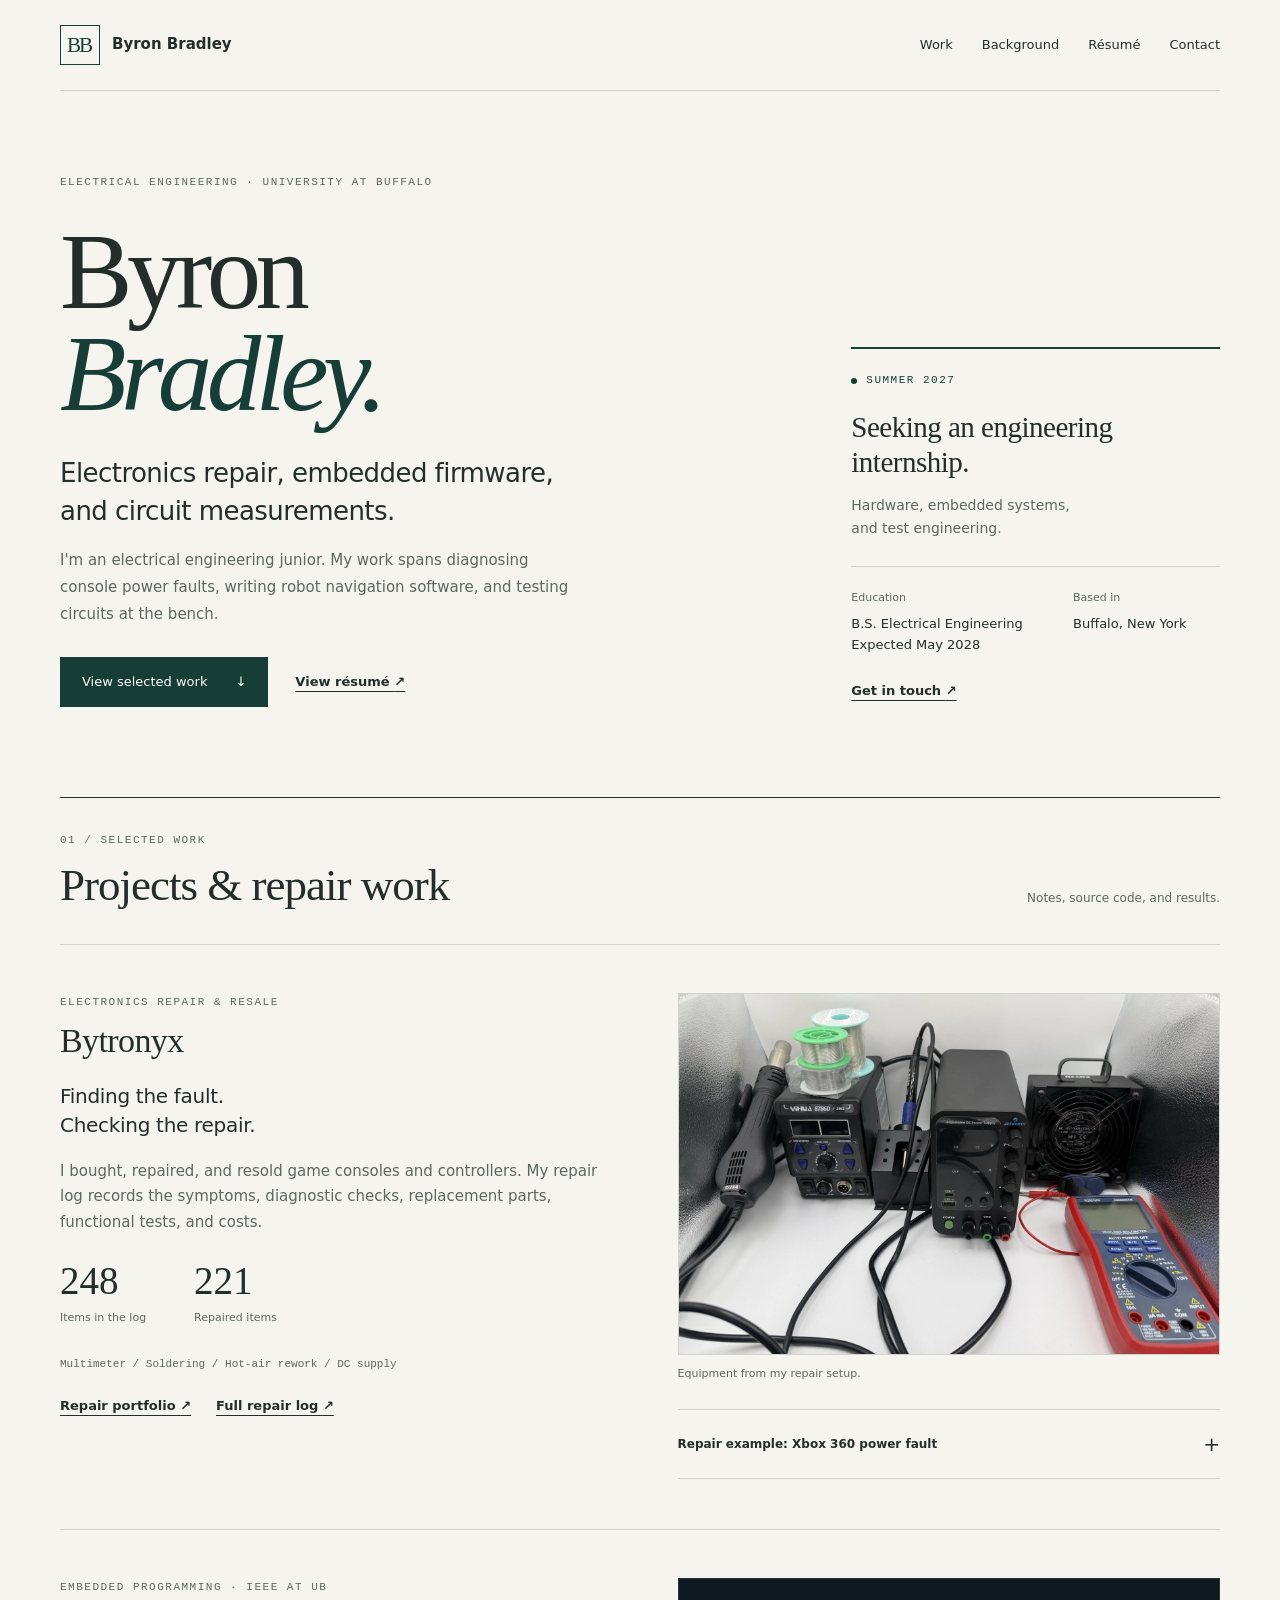
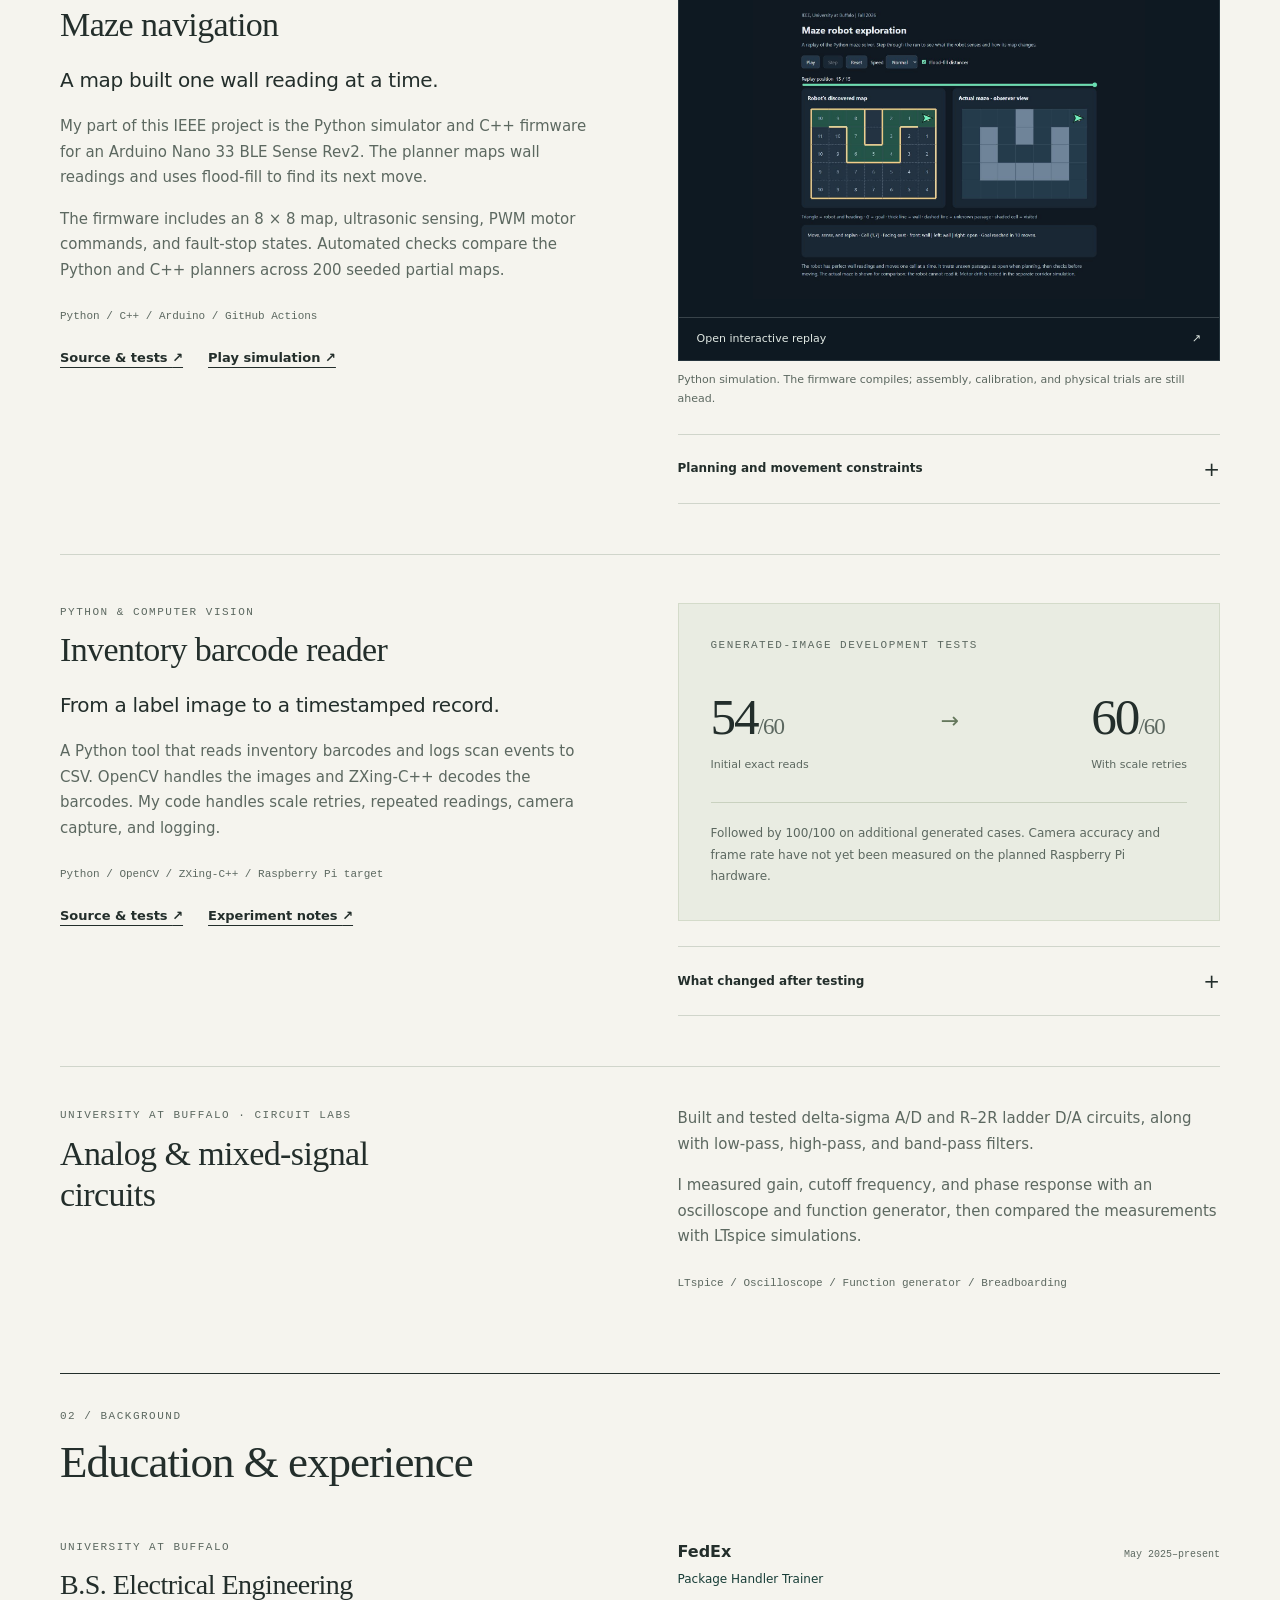
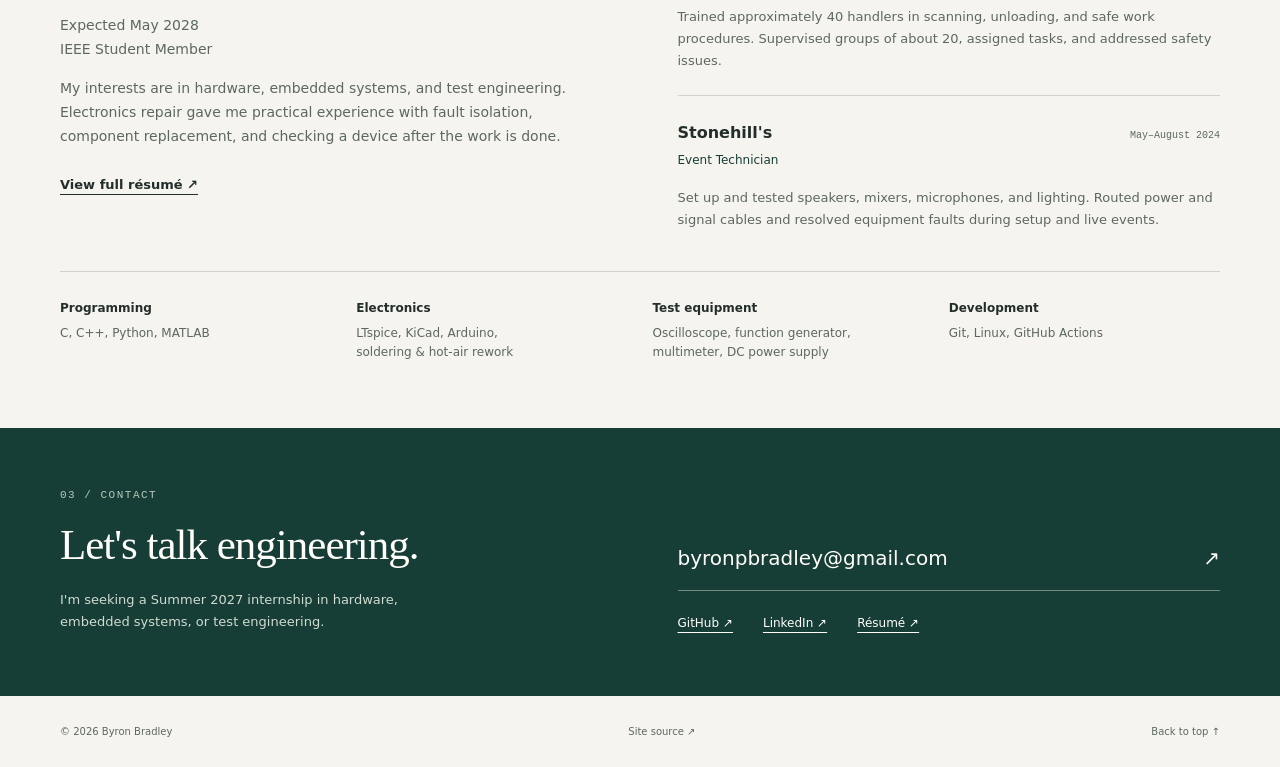
<file: index.html>
<!doctype html>
<html lang="en">
<head>
  <meta charset="utf-8">
  <meta name="viewport" content="width=device-width, initial-scale=1">
  <title>Byron Bradley | Electrical Engineering Student at UB</title>
  <meta name="description" content="Byron Bradley, electrical engineering student at the University at Buffalo. Electronics repair, embedded firmware, and circuit measurements. Seeking a Summer 2027 internship.">
  <meta name="google-site-verification" content="hsFLs07hIJQtdWzEd8mUZ13x6-kaOyuCnHcA4-BMBQE">
  <meta name="theme-color" content="#173d37">
  <meta property="og:type" content="website">
  <meta property="og:title" content="Byron Bradley | Electrical Engineering Student at UB">
  <meta property="og:description" content="Electronics repair, embedded firmware, and circuit measurements. University at Buffalo, B.S. expected May 2028.">
  <meta property="og:url" content="https://byronbradley.me/">
  <meta property="og:image" content="https://byronbradley.me/assets/portfolio-preview.png">
  <meta property="og:image:type" content="image/png">
  <meta property="og:image:width" content="1200">
  <meta property="og:image:height" content="630">
  <meta property="og:image:alt" content="Byron Bradley, Electrical Engineering. University at Buffalo. Repair, firmware, and circuits. byronbradley.me">
  <meta name="twitter:card" content="summary_large_image">
  <meta name="twitter:image" content="https://byronbradley.me/assets/portfolio-preview.png">
  <link rel="canonical" href="https://byronbradley.me/">
  <link rel="icon" href="assets/favicon.svg" type="image/svg+xml">
  <link rel="stylesheet" href="styles.css">
  <script type="application/ld+json">
  {
    "@context": "https://schema.org",
    "@graph": [
      {
        "@type": "WebSite",
        "@id": "https://byronbradley.me/#website",
        "url": "https://byronbradley.me/",
        "name": "Byron Bradley",
        "inLanguage": "en"
      },
      {
        "@type": "ProfilePage",
        "@id": "https://byronbradley.me/#profile",
        "url": "https://byronbradley.me/",
        "name": "Byron Bradley | Electrical Engineering Student at UB",
        "isPartOf": {"@id": "https://byronbradley.me/#website"},
        "mainEntity": {
          "@type": "Person",
          "@id": "https://byronbradley.me/#person",
          "name": "Byron Bradley",
          "url": "https://byronbradley.me/",
          "description": "Electrical engineering student at the University at Buffalo, working on electronics repair, embedded firmware, and circuit testing. B.S. expected May 2028.",
          "affiliation": {"@type": "CollegeOrUniversity", "name": "University at Buffalo", "url": "https://www.buffalo.edu/"},
          "sameAs": [
            "https://github.com/byronbradley",
            "https://www.linkedin.com/in/byronpbradley/"
          ]
        }
      }
    ]
  }
  </script>
</head>
<body>
  <a class="skip" href="#main">Skip to content</a>
  <header class="site-header wrap">
    <a class="brand" href="./" aria-label="Byron Bradley, home"><span class="monogram" aria-hidden="true">BB</span><span>Byron Bradley</span></a>
    <nav aria-label="Main navigation"><a href="#work">Work</a><a href="#background">Background</a><a href="resume.html">Résumé</a><a href="#contact">Contact</a></nav>
  </header>
  <main id="main">
    <section class="hero wrap" aria-labelledby="intro-title">
      <div class="hero-main">
        <p class="eyebrow">Electrical engineering · University at Buffalo</p>
        <h1 id="intro-title">Byron<br><em>Bradley.</em></h1>
        <p class="intro">Electronics repair, embedded firmware,<br class="desktop-break"> and circuit measurements.</p>
        <p class="hero-description">I'm an electrical engineering junior. My work spans diagnosing console power faults, writing robot navigation software, and testing circuits at the bench.</p>
        <div class="actions"><a class="button" href="#work">View selected work <span aria-hidden="true">↓</span></a><a class="text-link" href="resume.html">View résumé <span aria-hidden="true">↗</span></a></div>
      </div>
      <aside class="hero-aside" aria-label="Education and availability">
        <p class="label availability"><span aria-hidden="true"></span>Summer 2027</p>
        <h2>Seeking an engineering internship.</h2>
        <p>Hardware, embedded systems,<br>and test engineering.</p>
        <dl class="hero-facts"><div><dt>Education</dt><dd>B.S. Electrical Engineering<br>Expected May 2028</dd></div><div><dt>Based in</dt><dd>Buffalo, New York</dd></div></dl>
        <a class="text-link" href="mailto:byronpbradley@gmail.com">Get in touch <span aria-hidden="true">↗</span></a>
      </aside>
    </section>
    <section class="work wrap" id="work" aria-labelledby="work-title">
      <div class="section-heading"><div><p class="eyebrow">01 / Selected work</p><h2 id="work-title">Projects & repair work</h2></div><p>Notes, source code, and results.</p></div>
      <article class="project project-feature" aria-labelledby="repair-title">
        <div class="project-copy">
          <p class="label">Electronics repair & resale</p><h3 id="repair-title">Bytronyx</h3>
          <p class="project-intro">Finding the fault.<br>Checking the repair.</p>
          <p>I bought, repaired, and resold game consoles and controllers. My repair log records the symptoms, diagnostic checks, replacement parts, functional tests, and costs.</p>
          <dl class="repair-counts"><div><dt>Items in the log</dt><dd>248</dd></div><div><dt>Repaired items</dt><dd>221</dd></div></dl>
          <p class="tools">Multimeter / Soldering / Hot-air rework / DC supply</p>
          <div class="project-links"><a href="https://github.com/byronbradley/bytronyx">Repair portfolio <span aria-hidden="true">↗</span></a><a href="https://github.com/byronbradley/bytronyx/blob/main/repairs/README.md">Full repair log <span aria-hidden="true">↗</span></a></div>
        </div>
        <div class="project-evidence">
          <figure><img class="bench-photo" src="assets/repair-bench.webp" alt="Soldering and hot-air station, DC supply, and multimeter from my electronics repair setup" width="680" height="420" fetchpriority="high"><figcaption>Equipment from my repair setup.</figcaption></figure>
          <details class="case-note"><summary>Repair example: Xbox 360 power fault <span aria-hidden="true">+</span></summary><div class="case-body"><p>The console would not boot and reported error 0001. A known working power supply produced the same fault. I found a drain-to-source short on a MOSFET in the motherboard voltage regulator.</p><p>After replacing the MOSFET, I checked that the short was gone and measured 12.1 V on the 12 V input rail with the console running. Startup and gameplay checks did not reproduce the fault.</p><a class="text-link" href="https://github.com/byronbradley/bytronyx/blob/main/repairs/records/EX-136.md">Read repair record EX-136 <span aria-hidden="true">↗</span></a></div></details>
        </div>
      </article>
      <article class="project" aria-labelledby="maze-title">
        <div class="project-copy"><p class="label">Embedded programming · IEEE at UB</p><h3 id="maze-title">Maze navigation</h3><p class="project-intro">A map built one wall reading at a time.</p><p>My part of this IEEE project is the Python simulator and C++ firmware for an Arduino Nano 33 BLE Sense Rev2. The planner maps wall readings and uses flood-fill to find its next move.</p><p>The firmware includes an 8 × 8 map, ultrasonic sensing, PWM motor commands, and fault-stop states. Automated checks compare the Python and C++ planners across 200 seeded partial maps.</p><p class="tools">Python / C++ / Arduino / GitHub Actions</p><div class="project-links"><a href="https://github.com/byronbradley/maze-robot">Source & tests <span aria-hidden="true">↗</span></a><a href="https://byronbradley.github.io/maze-robot/">Play simulation <span aria-hidden="true">↗</span></a></div></div>
        <div class="project-evidence"><figure class="simulation-figure"><a class="simulation-link" href="https://byronbradley.github.io/maze-robot/" aria-label="Open the interactive maze simulation"><img src="assets/maze-simulation.png" alt="Maze simulation showing the robot's discovered map beside the reference maze" width="680" height="420" loading="lazy"><span class="image-action">Open interactive replay <span aria-hidden="true">↗</span></span></a><figcaption>Python simulation. The firmware compiles; assembly, calibration, and physical trials are still ahead.</figcaption></figure><details class="case-note"><summary>Planning and movement constraints <span aria-hidden="true">+</span></summary><div class="case-body"><p>Unseen passages count as open for planning, but the robot must confirm an opening before moving through it. Each wall update is mirrored in the neighboring cell.</p><p>Physical moves use timers. Wheel slip, load, and battery voltage can change the distance traveled. Motion stays disabled until the timing constants have been measured and calibration is enabled.</p><a class="text-link" href="https://github.com/byronbradley/maze-robot/blob/main/docs/design-decisions.md">Read the design notes <span aria-hidden="true">↗</span></a></div></details></div>
      </article>
      <article class="project" aria-labelledby="barcode-title">
        <div class="project-copy"><p class="label">Python & computer vision</p><h3 id="barcode-title">Inventory barcode reader</h3><p class="project-intro">From a label image to a timestamped record.</p><p>A Python tool that reads inventory barcodes and logs scan events to CSV. OpenCV handles the images and ZXing-C++ decodes the barcodes. My code handles scale retries, repeated readings, camera capture, and logging.</p><p class="tools">Python / OpenCV / ZXing-C++ / Raspberry Pi target</p><div class="project-links"><a href="https://github.com/byronbradley/inventory-camera">Source & tests <span aria-hidden="true">↗</span></a><a href="https://github.com/byronbradley/inventory-camera/blob/main/docs/recognition-results.md">Experiment notes <span aria-hidden="true">↗</span></a></div></div>
        <div class="project-evidence"><div class="results-panel"><p class="label">Generated-image development tests</p><div class="test-result"><div><span class="result-number">54<span>/60</span></span><span class="result-label">Initial exact reads</span></div><span class="result-arrow" aria-hidden="true">→</span><div><span class="result-number">60<span>/60</span></span><span class="result-label">With scale retries</span></div></div><p>Followed by 100/100 on additional generated cases. Camera accuracy and frame rate have not yet been measured on the planned Raspberry Pi hardware.</p></div><details class="case-note"><summary>What changed after testing <span aria-hidden="true">+</span></summary><div class="case-body"><p>The initial decoder missed five test images and returned an extra candidate on one. I added retries at 2× and 3× image size, then a second-scale check when a frame produced multiple candidates.</p><p>Retries take more processing time, and confirmation can discard a real label. Physical trials will need to measure those tradeoffs with glare, focus, distance, and motion blur.</p></div></details></div>
      </article>
      <article class="lab-project" aria-labelledby="circuits-title"><div><p class="label">University at Buffalo · Circuit labs</p><h3 id="circuits-title">Analog & mixed-signal circuits</h3></div><div><p>Built and tested delta-sigma A/D and R–2R ladder D/A circuits, along with low-pass, high-pass, and band-pass filters.</p><p>I measured gain, cutoff frequency, and phase response with an oscilloscope and function generator, then compared the measurements with LTspice simulations.</p><p class="tools">LTspice / Oscilloscope / Function generator / Breadboarding</p></div></article>
    </section>
    <section class="background wrap" id="background" aria-labelledby="background-title"><div class="section-heading"><div><p class="eyebrow">02 / Background</p><h2 id="background-title">Education & experience</h2></div></div><div class="background-grid"><div class="education"><p class="label">University at Buffalo</p><h3>B.S. Electrical Engineering</h3><p>Expected May 2028<br>IEEE Student Member</p><p>My interests are in hardware, embedded systems, and test engineering. Electronics repair gave me practical experience with fault isolation, component replacement, and checking a device after the work is done.</p><a class="text-link" href="resume.html">View full résumé <span aria-hidden="true">↗</span></a></div><div class="experience-list"><article><div class="experience-heading"><h3>FedEx</h3><span>May 2025–present</span></div><p class="role">Package Handler Trainer</p><p>Trained approximately 40 handlers in scanning, unloading, and safe work procedures. Supervised groups of about 20, assigned tasks, and addressed safety issues.</p></article><article><div class="experience-heading"><h3>Stonehill's</h3><span>May–August 2024</span></div><p class="role">Event Technician</p><p>Set up and tested speakers, mixers, microphones, and lighting. Routed power and signal cables and resolved equipment faults during setup and live events.</p></article></div></div><dl class="tool-list"><div><dt>Programming</dt><dd>C, C++, Python, MATLAB</dd></div><div><dt>Electronics</dt><dd>LTspice, KiCad, Arduino,<br>soldering & hot-air rework</dd></div><div><dt>Test equipment</dt><dd>Oscilloscope, function generator,<br>multimeter, DC power supply</dd></div><div><dt>Development</dt><dd>Git, Linux, GitHub Actions</dd></div></dl></section>
    <section class="contact" id="contact" aria-labelledby="contact-title"><div class="wrap contact-grid"><div><p class="eyebrow">03 / Contact</p><h2 id="contact-title">Let's talk engineering.</h2><p>I'm seeking a Summer 2027 internship in hardware,<br class="desktop-break"> embedded systems, or test engineering.</p></div><div class="contact-links"><a class="contact-email" href="mailto:byronpbradley@gmail.com">byronpbradley@gmail.com <span aria-hidden="true">↗</span></a><div><a href="https://github.com/byronbradley">GitHub <span aria-hidden="true">↗</span></a><a href="https://www.linkedin.com/in/byronpbradley/">LinkedIn <span aria-hidden="true">↗</span></a><a href="resume.html">Résumé <span aria-hidden="true">↗</span></a></div></div></div></section>
  </main>
  <footer class="site-footer wrap"><span>© 2026 Byron Bradley</span><a href="https://github.com/byronbradley/byronbradley.github.io">Site source <span aria-hidden="true">↗</span></a><a href="#main">Back to top <span aria-hidden="true">↑</span></a></footer>
</body>
</html>
</file>
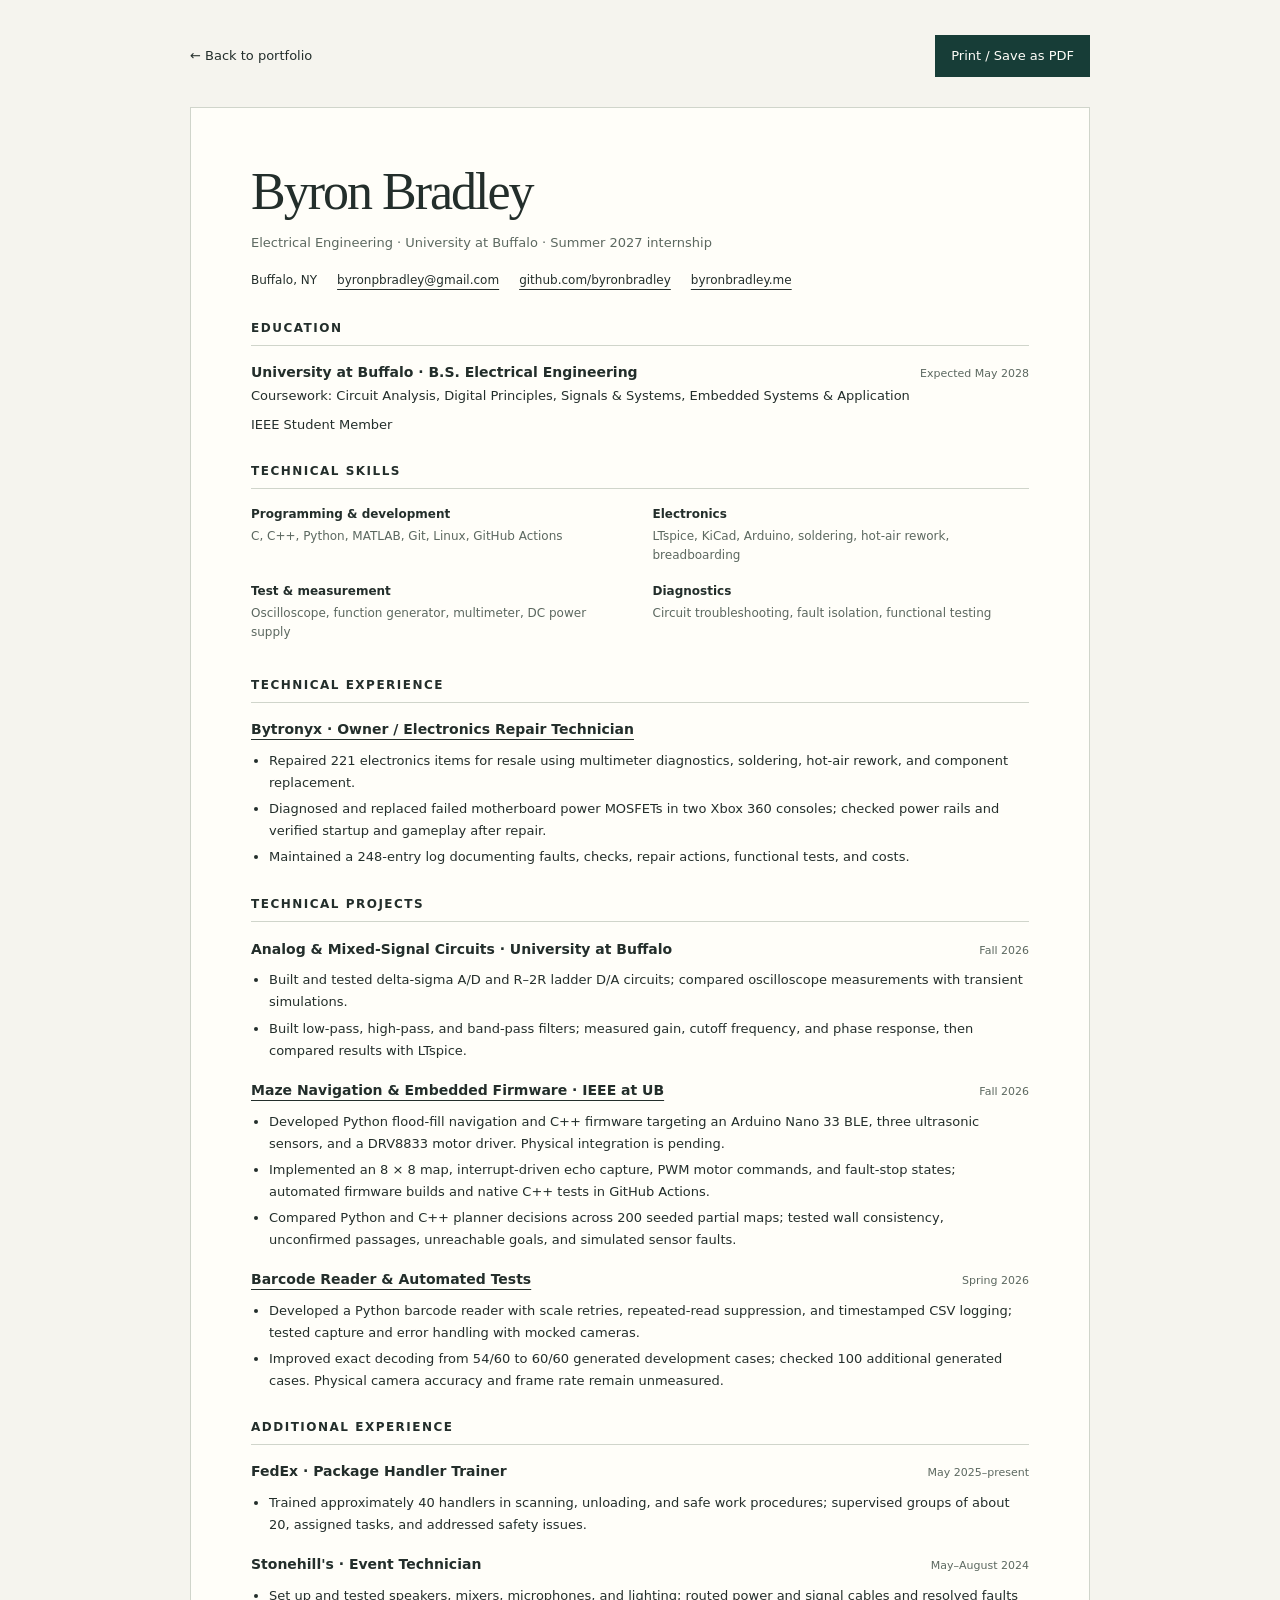
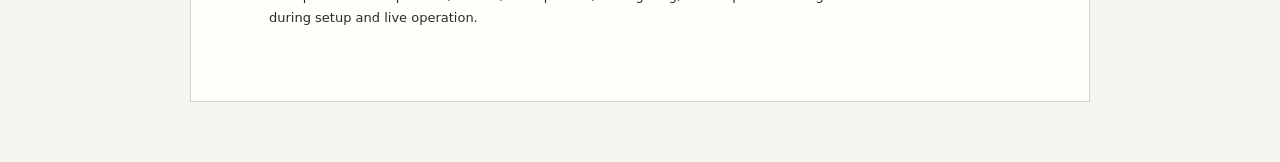
<file: resume.html>
<!doctype html>
<html lang="en">
<head>
  <meta charset="utf-8"><meta name="viewport" content="width=device-width, initial-scale=1">
  <title>Byron Bradley | Electrical Engineering Résumé</title>
  <meta name="description" content="Byron Bradley's electrical engineering résumé. University at Buffalo, expected May 2028. Electronics repair, embedded firmware, circuit testing, and technical experience.">
  <link rel="canonical" href="https://byronbradley.me/resume.html">
  <link rel="icon" href="assets/favicon.svg" type="image/svg+xml">
  <link rel="stylesheet" href="styles.css">
  <script type="application/ld+json">
  {
    "@context": "https://schema.org",
    "@type": "WebPage",
    "@id": "https://byronbradley.me/resume.html#webpage",
    "url": "https://byronbradley.me/resume.html",
    "name": "Byron Bradley | Electrical Engineering Résumé",
    "isPartOf": {"@id": "https://byronbradley.me/#website"},
    "about": {"@type": "Person", "@id": "https://byronbradley.me/#person", "name": "Byron Bradley", "url": "https://byronbradley.me/"},
    "inLanguage": "en"
  }
  </script>
  <style>
    .resume-shell{width:min(900px,calc(100% - 60px));margin:35px auto 60px}.resume-toolbar{display:flex;justify-content:space-between;gap:20px;align-items:center;margin-bottom:30px;font-size:13px}.print-button{font:inherit;cursor:pointer;padding:9px 15px}.resume-paper{background:var(--white);border:1px solid var(--line);padding:55px 60px}.resume-paper h1{font-size:52px;line-height:1.1;letter-spacing:-2px;margin:0 0 12px}.resume-subtitle{color:var(--muted);font-size:14px}.resume-contact{display:flex;flex-wrap:wrap;gap:8px 20px;font-size:12px;margin:16px 0 28px}.resume-paper h2{font:600 12px/1.5 system-ui,sans-serif;text-transform:uppercase;letter-spacing:1.5px;border-bottom:1px solid var(--line);padding-bottom:8px;margin:26px 0 15px}.resume-paper h3{font-size:14px;font-weight:650}.resume-paper p,.resume-paper li{font-size:13px}.resume-paper p+p{margin-top:7px}.resume-paper ul{padding-left:18px;margin:8px 0 17px}.resume-paper li+li{margin-top:4px}.resume-row{display:flex;justify-content:space-between;align-items:baseline;gap:20px}.resume-row span,.resume-role{font-size:11px;color:var(--muted)}.resume-project{margin-top:16px}.resume-skills{display:grid;grid-template-columns:1fr 1fr;gap:7px 25px;margin:0}.resume-skills dt{font-size:12px;font-weight:600;color:var(--ink)}.resume-skills dd{font-size:12px;margin:3px 0 8px;color:var(--muted)}
    @media(max-width:600px){.resume-shell{width:calc(100% - 32px);margin-top:22px}.resume-paper{padding:28px 22px}.resume-paper h1{font-size:39px}.resume-row{display:block}.resume-skills{grid-template-columns:1fr}.resume-toolbar{font-size:12px}}
    @media print{@page{size:letter;margin:.48in}body{background:white;color:#171d1b}.resume-shell{width:100%;margin:0}.resume-toolbar{display:none}.resume-paper{padding:0;border:0;background:white}.resume-paper h1{font-size:30px;margin-bottom:5px}.resume-subtitle{font-size:10px}.resume-contact{font-size:9px;margin:7px 0 12px;gap:15px}.resume-paper h2{font-size:9px;margin:13px 0 8px;padding-bottom:4px}.resume-paper h3{font-size:10px}.resume-paper p,.resume-paper li{font-size:9px;line-height:1.4}.resume-row span,.resume-role{font-size:8px}.resume-paper ul{margin:5px 0 9px}.resume-paper li+li{margin-top:2px}.resume-skills{grid-template-columns:1fr 1fr;gap:3px 22px}.resume-skills dt,.resume-skills dd{font-size:9px;line-height:1.4}.resume-skills dd{margin-bottom:3px}.resume-project{margin-top:9px}.resume-project,.resume-job{break-inside:avoid}a{text-decoration:none;color:inherit}}
  </style>
</head>
<body>
<a class="skip" href="#resume">Skip to résumé</a>
<div class="resume-shell"><nav class="resume-toolbar" aria-label="Résumé navigation"><a href="./">← Back to portfolio</a><button class="button print-button" type="button" onclick="window.print()">Print / Save as PDF</button></nav>
<main class="resume-paper" id="resume">
  <h1>Byron Bradley</h1><p class="resume-subtitle">Electrical Engineering · University at Buffalo · Summer 2027 internship</p>
  <div class="resume-contact"><span>Buffalo, NY</span><a href="mailto:byronpbradley@gmail.com">byronpbradley@gmail.com</a><a href="https://github.com/byronbradley">github.com/byronbradley</a><a href="https://byronbradley.me">byronbradley.me</a></div>
  <section aria-labelledby="education-title"><h2 id="education-title">Education</h2><div class="resume-row"><h3>University at Buffalo · B.S. Electrical Engineering</h3><span>Expected May 2028</span></div><p>Coursework: Circuit Analysis, Digital Principles, Signals & Systems, Embedded Systems & Application</p><p>IEEE Student Member</p></section>
  <section aria-labelledby="skills-title"><h2 id="skills-title">Technical skills</h2><dl class="resume-skills"><div><dt>Programming & development</dt><dd>C, C++, Python, MATLAB, Git, Linux, GitHub Actions</dd></div><div><dt>Electronics</dt><dd>LTspice, KiCad, Arduino, soldering, hot-air rework, breadboarding</dd></div><div><dt>Test & measurement</dt><dd>Oscilloscope, function generator, multimeter, DC power supply</dd></div><div><dt>Diagnostics</dt><dd>Circuit troubleshooting, fault isolation, functional testing</dd></div></dl></section>
  <section aria-labelledby="technical-title"><h2 id="technical-title">Technical experience</h2><h3><a href="https://github.com/byronbradley/bytronyx">Bytronyx · Owner / Electronics Repair Technician</a></h3><ul><li>Repaired 221 electronics items for resale using multimeter diagnostics, soldering, hot-air rework, and component replacement.</li><li>Diagnosed and replaced failed motherboard power MOSFETs in two Xbox 360 consoles; checked power rails and verified startup and gameplay after repair.</li><li>Maintained a 248-entry log documenting faults, checks, repair actions, functional tests, and costs.</li></ul></section>
  <section aria-labelledby="projects-title"><h2 id="projects-title">Technical projects</h2>
    <div class="resume-project"><div class="resume-row"><h3>Analog & Mixed-Signal Circuits · University at Buffalo</h3><span>Fall 2026</span></div><ul><li>Built and tested delta-sigma A/D and R–2R ladder D/A circuits; compared oscilloscope measurements with transient simulations.</li><li>Built low-pass, high-pass, and band-pass filters; measured gain, cutoff frequency, and phase response, then compared results with LTspice.</li></ul></div>
    <div class="resume-project"><div class="resume-row"><h3><a href="https://github.com/byronbradley/maze-robot">Maze Navigation & Embedded Firmware · IEEE at UB</a></h3><span>Fall 2026</span></div><ul><li>Developed Python flood-fill navigation and C++ firmware targeting an Arduino Nano 33 BLE, three ultrasonic sensors, and a DRV8833 motor driver. Physical integration is pending.</li><li>Implemented an 8 × 8 map, interrupt-driven echo capture, PWM motor commands, and fault-stop states; automated firmware builds and native C++ tests in GitHub Actions.</li><li>Compared Python and C++ planner decisions across 200 seeded partial maps; tested wall consistency, unconfirmed passages, unreachable goals, and simulated sensor faults.</li></ul></div>
    <div class="resume-project"><div class="resume-row"><h3><a href="https://github.com/byronbradley/inventory-camera">Barcode Reader & Automated Tests</a></h3><span>Spring 2026</span></div><ul><li>Developed a Python barcode reader with scale retries, repeated-read suppression, and timestamped CSV logging; tested capture and error handling with mocked cameras.</li><li>Improved exact decoding from 54/60 to 60/60 generated development cases; checked 100 additional generated cases. Physical camera accuracy and frame rate remain unmeasured.</li></ul></div>
  </section>
  <section aria-labelledby="experience-title"><h2 id="experience-title">Additional experience</h2><div class="resume-job"><div class="resume-row"><h3>FedEx · Package Handler Trainer</h3><span>May 2025–present</span></div><ul><li>Trained approximately 40 handlers in scanning, unloading, and safe work procedures; supervised groups of about 20, assigned tasks, and addressed safety issues.</li></ul></div><div class="resume-job"><div class="resume-row"><h3>Stonehill's · Event Technician</h3><span>May–August 2024</span></div><ul><li>Set up and tested speakers, mixers, microphones, and lighting; routed power and signal cables and resolved faults during setup and live operation.</li></ul></div></section>
</main></div>
</body>
</html>
</file>
<file: styles.css>
:root { --paper:#f5f4ee; --white:#fffef9; --ink:#232e2b; --muted:#5c6860; --accent:#173d37; --line:#d0d5cb; --wash:#e9ece2; }
* { box-sizing:border-box; }
html { scroll-behavior:smooth; scroll-padding-top:24px; }
body { margin:0; background:var(--paper); color:var(--ink); font:16px/1.7 system-ui,-apple-system,BlinkMacSystemFont,"Segoe UI",sans-serif; -webkit-font-smoothing:antialiased; }
::selection { background:#d6dfb8; color:var(--accent); }
a { color:inherit; text-underline-offset:5px; text-decoration-thickness:1px; }
a:hover { color:#46643b; }
a:focus-visible,summary:focus-visible,button:focus-visible { outline:3px solid #9a5b12; outline-offset:6px; }
img { display:block; max-width:100%; height:auto; }
h1,h2,h3,p,figure { margin:0; }
p + p { margin-top:16px; }
.wrap { width:min(1160px,calc(100% - 88px)); margin-inline:auto; }
.skip { position:absolute; top:-100px; left:20px; z-index:10; padding:10px 20px; background:white; }
.skip:focus { top:8px; }
.site-header { display:flex; justify-content:space-between; align-items:center; gap:24px; padding:25px 0; border-bottom:1px solid var(--line); }
.brand { display:flex; gap:12px; align-items:center; font-weight:650; text-decoration:none; font-size:15px; }
.monogram { font:21px/1 Georgia,serif; border:1px solid var(--accent); width:40px; height:40px; display:grid; place-items:center; letter-spacing:-2px; padding-right:2px; color:var(--accent); }
nav { display:flex; gap:29px; font-size:13px; }
nav a { text-decoration:none; }
nav a:hover { text-decoration:underline; }
.eyebrow,.label,.tools { font-family:ui-monospace,SFMono-Regular,Consolas,monospace; }
.eyebrow,.label { font-size:11px; font-weight:400; line-height:1.7; text-transform:uppercase; letter-spacing:1.5px; color:var(--muted); }
.hero { padding:82px 0 90px; display:grid; grid-template-columns:1.5fr .8fr; gap:100px; align-items:end; }
h1 { font:400 clamp(76px,8.5vw,116px)/.94 Georgia,"Times New Roman",serif; letter-spacing:-5.5px; margin:29px 0 30px; }
h1 em { color:var(--accent); font-weight:400; }
.intro { font-size:clamp(20px,2.1vw,26px); line-height:1.45; letter-spacing:-.55px; }
.hero-description { color:var(--muted); max-width:530px; font-size:15px; line-height:1.8; }
.actions { display:flex; align-items:center; flex-wrap:wrap; gap:27px; margin-top:29px; font-size:13px; }
.button { background:var(--accent); color:var(--white); display:inline-flex; align-items:center; justify-content:space-between; gap:28px; padding:13px 21px; text-decoration:none; border:1px solid var(--accent); }
.button:hover { background:#2b5148; color:white; }
.text-link { font-size:13px; font-weight:550; }
.hero-aside { border-top:2px solid var(--accent); padding-top:22px; margin-bottom:4px; }
.availability { display:flex; align-items:center; gap:9px; color:var(--accent); }
.availability > span { width:6px; height:6px; background:var(--accent); border-radius:50%; }
.hero-aside h2 { font:400 29px/1.2 Georgia,serif; letter-spacing:-.5px; margin:20px 0 14px; max-width:280px; }
.hero-aside p:not(.label) { font-size:14px; color:var(--muted); }
.hero-facts { margin:25px 0 20px; padding-top:22px; border-top:1px solid var(--line); display:grid; grid-template-columns:1.4fr 1fr; gap:16px; }
dt { font-size:11px; color:var(--muted); }
dd { margin:6px 0 0; font-size:13px; line-height:1.6; }
.section-heading { display:flex; align-items:end; justify-content:space-between; gap:24px; padding:33px 0 32px; border-top:1px solid var(--ink); }
.section-heading h2 { font:400 clamp(32px,4vw,45px)/1.2 Georgia,serif; letter-spacing:-1px; margin-top:9px; }
.section-heading > p { font-size:12px; color:var(--muted); padding-bottom:4px; }
.project { display:grid; grid-template-columns:1fr 1fr; gap:75px; padding:48px 0 50px; border-top:1px solid var(--line); }
.project h3,.lab-project h3 { font:400 34px/1.2 Georgia,serif; letter-spacing:-.6px; margin:9px 0 20px; }
.project-copy > p:not(.label):not(.tools):not(.project-intro),.lab-project p:not(.label):not(.tools) { color:var(--muted); font-size:15px; }
.project-copy > .project-intro { font-size:20px; line-height:1.45; letter-spacing:-.3px; margin-bottom:19px; }
.repair-counts { display:flex; gap:48px; margin:26px 0; }
.repair-counts > div { display:flex; flex-direction:column-reverse; }
.repair-counts dd { font:400 39px/1 Georgia,serif; margin:0 0 9px; }
.repair-counts dt { font-size:11px; }
.tools { font-size:11px; color:var(--muted); line-height:1.9; margin:23px 0 20px; }
.project-links { display:flex; gap:25px; flex-wrap:wrap; font-size:13px; font-weight:550; }
.bench-photo { width:100%; aspect-ratio:1.5; object-fit:cover; border:1px solid var(--line); }
figcaption { color:var(--muted); font-size:11px; line-height:1.7; margin-top:10px; }
.case-note { margin-top:25px; border-top:1px solid var(--line); border-bottom:1px solid var(--line); }
summary { list-style:none; display:flex; justify-content:space-between; align-items:center; gap:20px; cursor:pointer; padding:17px 0; font-size:12px; font-weight:550; }
summary::-webkit-details-marker { display:none; }
summary > span { font-size:20px; font-weight:300; flex-shrink:0; }
details[open] summary > span { transform:rotate(45deg); }
.case-body { padding:0 0 22px; font-size:13px; color:var(--muted); }
.case-body .text-link { display:inline-block; margin-top:16px; color:var(--ink); }
.simulation-link { display:block; text-decoration:none; background:#0e1922; border:1px solid #25343c; }
.simulation-link img { width:100%; aspect-ratio:1.6; object-fit:contain; padding:18px; }
.image-action { display:flex; justify-content:space-between; border-top:1px solid #38434a; color:#e0e8e3; font-size:11px; padding:12px 18px; }
.simulation-link:hover .image-action { background:#1b2f37; }
.results-panel { background:var(--wash); border:1px solid #d4dbca; padding:32px; }
.test-result { display:flex; align-items:center; justify-content:space-between; gap:16px; margin:35px 0 28px; }
.result-number { display:block; font:400 clamp(38px,4vw,57px)/1.1 Georgia,serif; letter-spacing:-2px; }
.result-number span { font-size:23px; color:var(--muted); letter-spacing:-1px; }
.result-label { display:block; font-size:11px; color:var(--muted); margin-top:10px; }
.result-arrow { color:#65785c; font-size:22px; padding-bottom:23px; }
.results-panel > p:last-child { font-size:12px; line-height:1.8; color:var(--muted); border-top:1px solid #c9d1bf; padding-top:20px; }
.lab-project { display:grid; grid-template-columns:1fr 1fr; gap:75px; padding:39px 0 50px; border-top:1px solid var(--line); }
.lab-project h3 { max-width:360px; }
.lab-project .tools { margin-bottom:0; }
.background { margin-top:30px; padding-bottom:65px; }
.background-grid { display:grid; grid-template-columns:1fr 1fr; gap:75px; padding:17px 0 40px; }
.education h3 { font:400 28px/1.25 Georgia,serif; letter-spacing:-.5px; margin:10px 0 12px; }
.education > p:not(.label) { font-size:14px; color:var(--muted); }
.education > .text-link { display:inline-block; margin-top:25px; }
.experience-list article + article { border-top:1px solid var(--line); padding-top:23px; margin-top:23px; }
.experience-heading { display:flex; justify-content:space-between; align-items:baseline; gap:20px; }
.experience-heading h3 { font-size:16px; font-weight:600; }
.experience-heading span { font:10px/1.5 ui-monospace,monospace; color:var(--muted); }
.experience-list .role { font-size:12px; margin:4px 0 10px; color:var(--accent); }
.experience-list p:not(.role) { font-size:13px; color:var(--muted); }
.tool-list { display:grid; grid-template-columns:repeat(4,1fr); gap:25px; border-top:1px solid var(--line); margin:0; padding-top:26px; }
.tool-list dt { color:var(--ink); font-size:12px; font-weight:600; }
.tool-list dd { font-size:12px; color:var(--muted); }
.contact { background:var(--accent); color:var(--white); padding:58px 0 63px; }
.contact-grid { display:grid; grid-template-columns:1fr 1fr; align-items:end; gap:75px; }
.contact .eyebrow { color:#b7c9ba; }
.contact h2 { font:400 clamp(32px,4vw,43px)/1.2 Georgia,serif; letter-spacing:-1px; margin:15px 0 18px; }
.contact p:not(.eyebrow) { font-size:13px; color:#d0dccf; }
.contact-email { display:flex; justify-content:space-between; align-items:baseline; gap:12px; font-size:clamp(15px,1.7vw,20px); text-decoration:none; border-bottom:1px solid #728b7b; padding-bottom:15px; overflow-wrap:anywhere; }
.contact-links > div { display:flex; gap:30px; font-size:12px; margin-top:22px; }
.contact a:hover { color:#d2e1aa; }
.contact a:focus-visible { outline-color:#e2d393; }
.site-footer { display:flex; align-items:center; justify-content:space-between; gap:20px; padding:27px 0; font-size:10px; color:var(--muted); }
.site-footer a { text-decoration:none; }
.site-footer a:hover { text-decoration:underline; }
@media(max-width:1000px) {
  .hero { gap:55px; grid-template-columns:1.4fr .85fr; padding-top:66px; }
  .hero-facts { grid-template-columns:1fr; gap:14px; }
  .project,.lab-project,.background-grid,.contact-grid { gap:40px; }
  .results-panel { padding:24px; }
  .project h3,.lab-project h3 { font-size:30px; }
}
@media(max-width:720px) {
  .wrap { width:calc(100% - 40px); }
  .site-header { flex-wrap:wrap; gap:18px; padding:20px 0; }
  .brand { font-size:14px; }
  nav { gap:22px; font-size:12px; }
  .hero { grid-template-columns:1fr; gap:44px; padding:47px 0 50px; }
  h1 { font-size:clamp(76px,17vw,105px); letter-spacing:-4px; margin-top:24px; }
  .hero-description { font-size:14px; max-width:480px; }
  .hero-aside { display:grid; grid-template-columns:1fr 1fr; column-gap:25px; padding-top:20px; }
  .hero-aside .availability { grid-column:1 / -1; }
  .hero-aside h2 { grid-column:1; margin-bottom:12px; font-size:27px; }
  .hero-aside > p:not(.label) { grid-column:1; font-size:12px; }
  .hero-facts { grid-column:2; grid-row:2 / 5; margin:20px 0 0; border:0; padding:0; align-content:start; gap:18px; }
  .hero-aside > .text-link { grid-column:1; margin-top:17px; }
  .section-heading { align-items:start; padding:29px 0; }
  .section-heading > p { display:none; }
  .section-heading h2 { font-size:32px; }
  .project,.lab-project,.background-grid,.contact-grid { grid-template-columns:1fr; gap:30px; }
  .project { padding:32px 0 36px; }
  .project h3 { font-size:33px; }
  .project-copy > .project-intro { font-size:19px; }
  .project-copy > p:not(.label):not(.tools):not(.project-intro) { font-size:14px; }
  .repair-counts { margin:23px 0; }
  .bench-photo { aspect-ratio:1.55; }
  .results-panel { padding:26px; }
  .test-result { justify-content:start; gap:30px; margin-top:28px; }
  .result-number { font-size:50px; }
  .lab-project { padding:32px 0 35px; gap:0; }
  .lab-project h3 { max-width:100%; }
  .background { margin-top:12px; padding-bottom:40px; }
  .background-grid { padding-top:5px; gap:35px; }
  .tool-list { grid-template-columns:1fr 1fr; gap:25px; }
  .contact { padding:40px 0 45px; }
  .contact h2 { font-size:34px; }
  .contact-email { font-size:18px; }
  .site-footer { gap:16px; flex-wrap:wrap; }
}
@media(max-width:380px) {
  nav { gap:18px; }
  .hero-aside { column-gap:18px; }
  .hero-aside h2 { font-size:24px; }
  .hero-aside dd { font-size:12px; }
  .desktop-break { display:none; }
  .test-result { gap:18px; }
  .result-number { font-size:42px; }
  .contact-email { font-size:16px; }
}
@media(prefers-reduced-motion:reduce) { html { scroll-behavior:auto; } }
</file>
